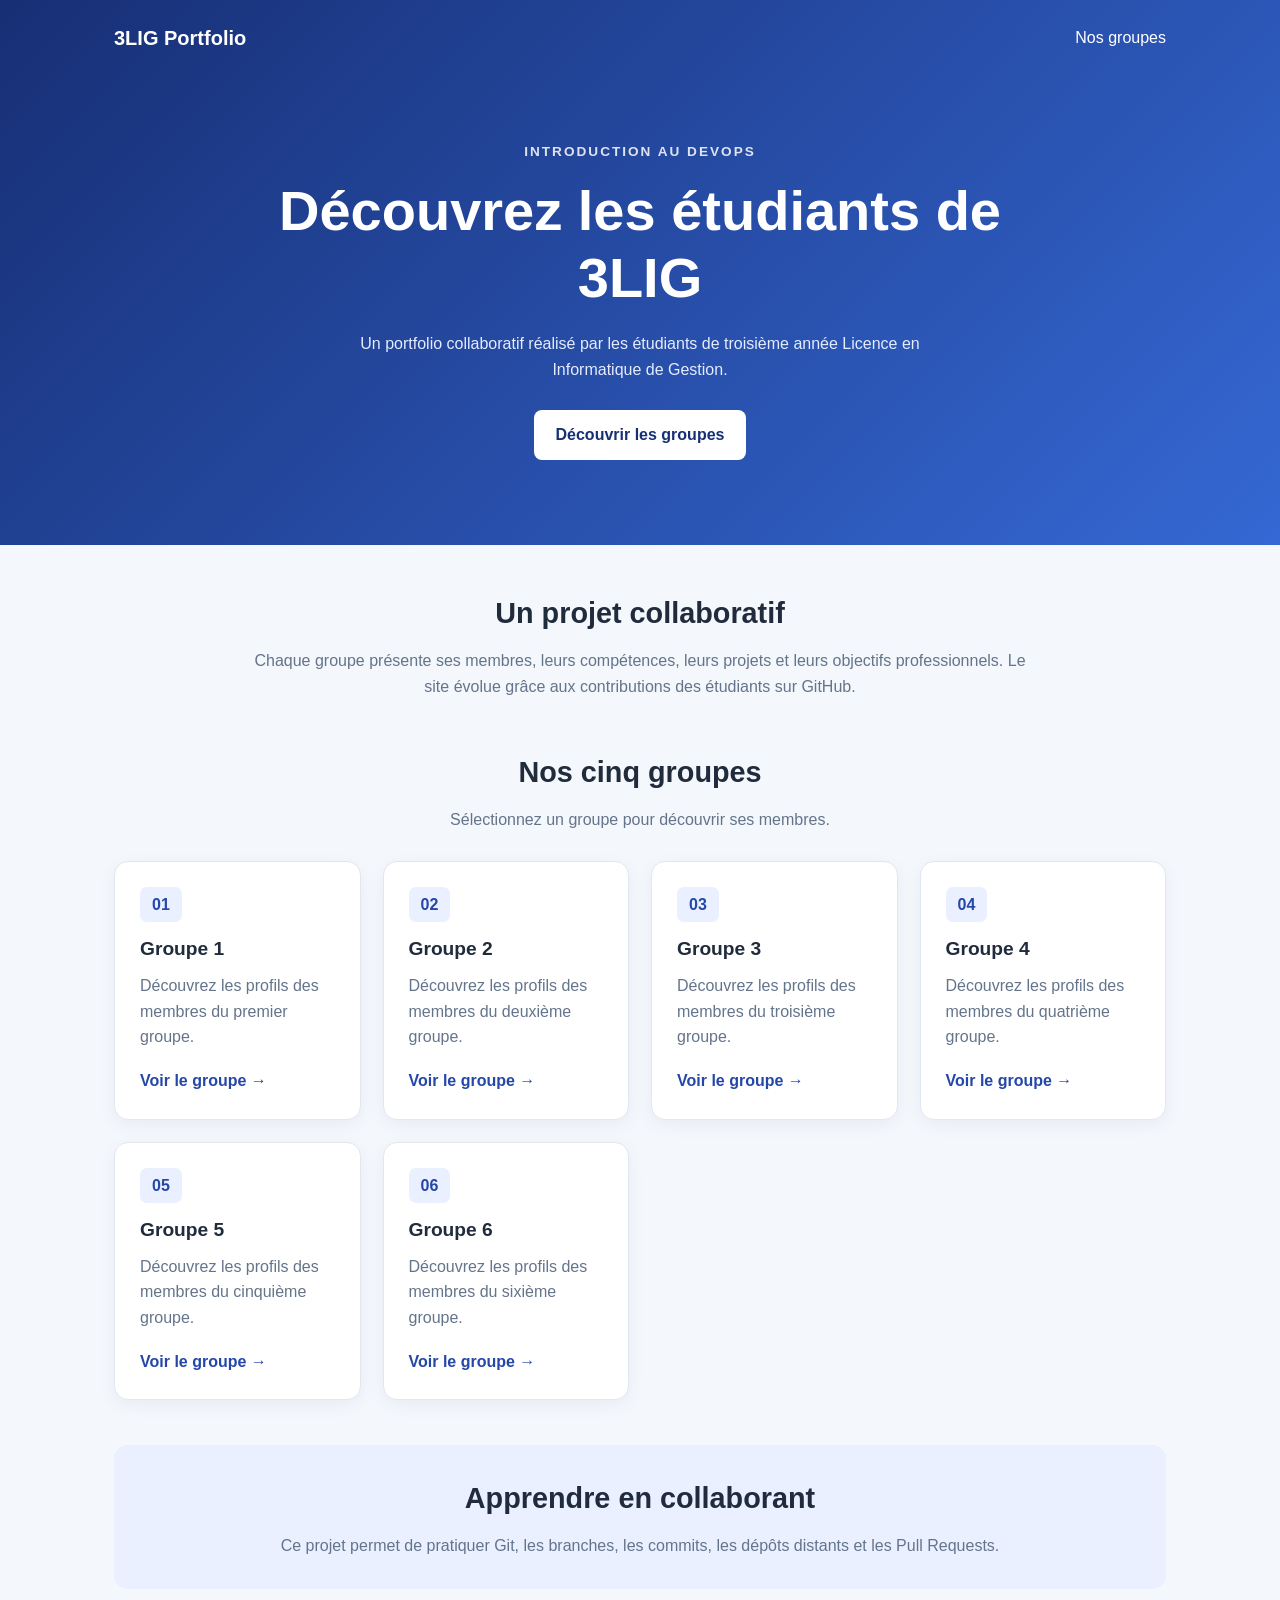
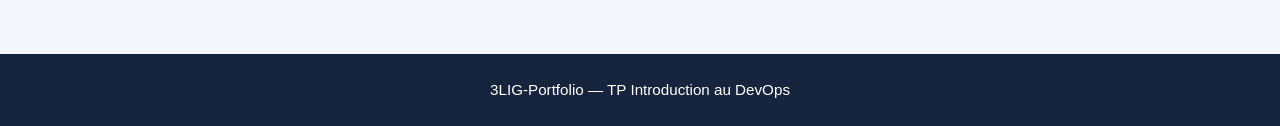
<file: index.html>
<!DOCTYPE html>
<html lang="fr">
<head>
    <meta charset="UTF-8">
    <meta name="viewport" content="width=device-width, initial-scale=1.0">
    <title>3LIG-Portfolio | Accueil</title>
    <link rel="stylesheet" href="css/styles.css">
</head>
<body>

    <header class="hero">
        <nav class="navbar">
            <a class="logo" href="index.html">3LIG Portfolio</a>
            <a class="nav-link" href="#groupes">Nos groupes</a>
        </nav>

        <div class="hero-content">
            <p class="eyebrow">Introduction au DevOps</p>
            <h1>Découvrez les étudiants de 3LIG</h1>
            <p>
                Un portfolio collaboratif réalisé par les étudiants de troisième
                année Licence en Informatique de Gestion.
            </p>
            <a class="button" href="#groupes">Découvrir les groupes</a>
        </div>
    </header>

    <main class="container">
        <section class="intro">
            <h2>Un projet collaboratif</h2>
            <p>
                Chaque groupe présente ses membres, leurs compétences,
                leurs projets et leurs objectifs professionnels.
                Le site évolue grâce aux contributions des étudiants sur GitHub.
            </p>
        </section>

        <section id="groupes" class="section">
            <h2>Nos cinq groupes</h2>
            <p class="section-description">
                Sélectionnez un groupe pour découvrir ses membres.
            </p>

            <div class="cards">
                <article class="card group-card">
                    <span class="group-number">01</span>
                    <h3>Groupe 1</h3>
                    <p>Découvrez les profils des membres du premier groupe.</p>
                    <a class="text-link" href="groupes/groupe1/index.html">
                        Voir le groupe →
                    </a>
                </article>

                <article class="card group-card">
                    <span class="group-number">02</span>
                    <h3>Groupe 2</h3>
                    <p>Découvrez les profils des membres du deuxième groupe.</p>
                    <a class="text-link" href="groupes/groupe2/index.html">
                        Voir le groupe →
                    </a>
                </article>

                <article class="card group-card">
                    <span class="group-number">03</span>
                    <h3>Groupe 3</h3>
                    <p>Découvrez les profils des membres du troisième groupe.</p>
                    <a class="text-link" href="groupes/groupe3/index.html">
                        Voir le groupe →
                    </a>
                </article>

                <article class="card group-card">
                    <span class="group-number">04</span>
                    <h3>Groupe 4</h3>
                    <p>Découvrez les profils des membres du quatrième groupe.</p>
                    <a class="text-link" href="groupes/groupe4/index.html">
                        Voir le groupe →
                    </a>
                </article>

                <article class="card group-card">
                    <span class="group-number">05</span>
                    <h3>Groupe 5</h3>
                    <p>Découvrez les profils des membres du cinquième groupe.</p>
                    <a class="text-link" href="groupes/groupe5/index.html">
                        Voir le groupe →
                    </a>
                </article>

                <article class="card group-card">
                    <span class="group-number">06</span>
                    <h3>Groupe 6</h3>
                    <p>Découvrez les profils des membres du sixième groupe.</p>
                    <a class="text-link" href="groupes/groupe6/index.html">
                        Voir le groupe →
                    </a>
                </article>
            </div>
        </section>

        <section class="callout">
            <h2>Apprendre en collaborant</h2>
            <p>
                Ce projet permet de pratiquer Git, les branches, les commits,
                les dépôts distants et les Pull Requests.
            </p>
        </section>
    </main>

    <footer class="footer">
        <p>3LIG-Portfolio — TP Introduction au DevOps</p>
    </footer>

</body>
</html>
</file>
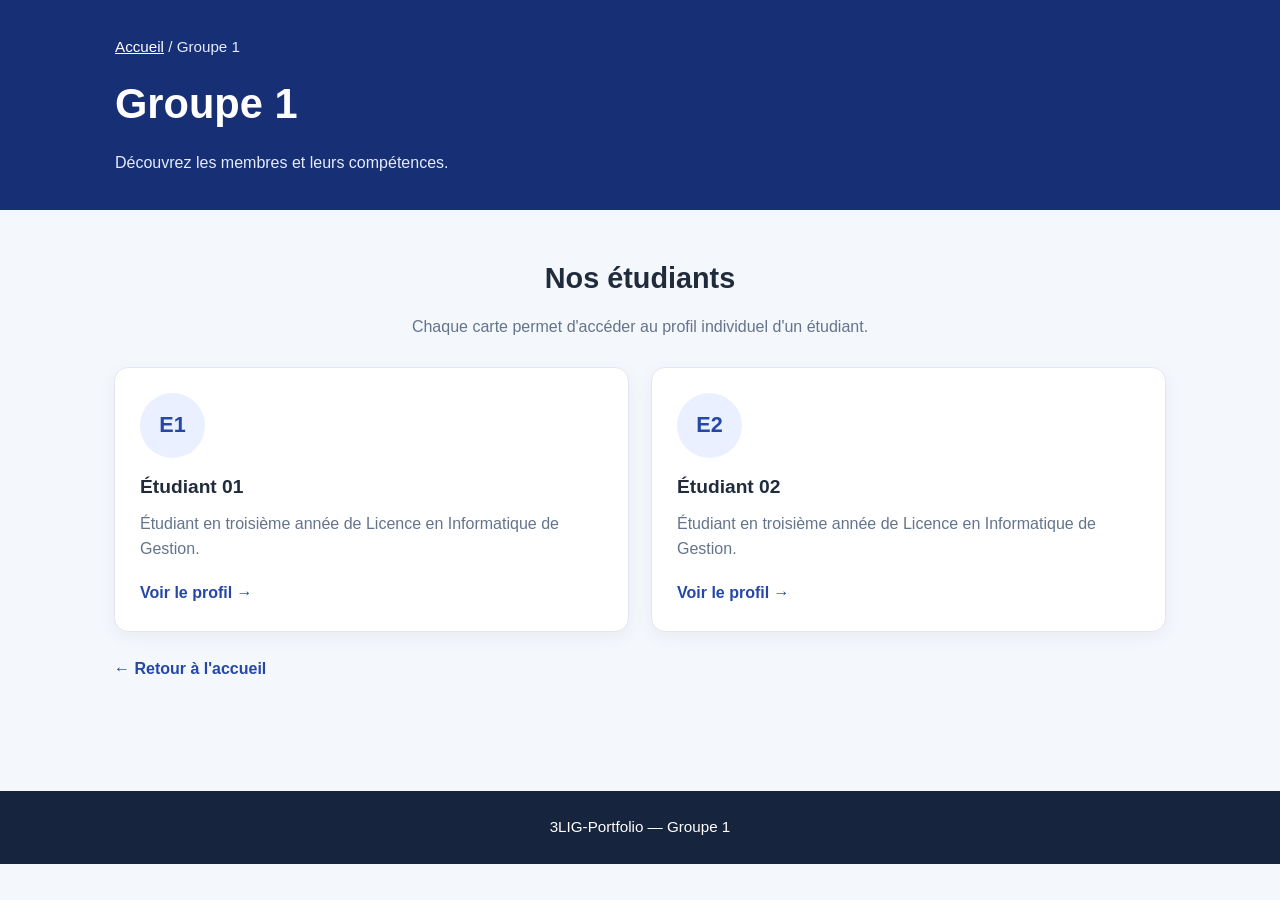
<file: groupes/groupe1/index.html>
<!DOCTYPE html>
<html lang="fr">
<head>
    <meta charset="UTF-8">
    <meta name="viewport" content="width=device-width, initial-scale=1.0">
    <title>Groupe 1 | 3LIG-Portfolio</title>
    <link rel="stylesheet" href="../../css/styles.css">
</head>
<body>

    <header class="page-header">
        <div class="header-inner">
            <p class="breadcrumb">
                <a href="../../index.html">Accueil</a> / Groupe 1
            </p>
            <h1>Groupe 1</h1>
            <p>Découvrez les membres et leurs compétences.</p>
        </div>
    </header>

    <main class="container">
        <section class="section">
            <h2>Nos étudiants</h2>
            <p class="section-description">
                Chaque carte permet d'accéder au profil individuel d'un étudiant.
            </p>

            <div class="cards">
                <article class="card">
                    <div class="profile-icon">E1</div>
                    <h3>Étudiant 01</h3>
                    <p>Étudiant en troisième année de Licence en Informatique de Gestion.</p>
                    <a class="text-link" href="students/etudiant-01.html">
                        Voir le profil →
                    </a>
                </article>

                <article class="card">
                    <div class="profile-icon">E2</div>
                    <h3>Étudiant 02</h3>
                    <p>Étudiant en troisième année de Licence en Informatique de Gestion.</p>
                    <a class="text-link" href="students/etudiant-02.html">
                        Voir le profil →
                    </a>
                </article>
            </div>

            <a class="back-link" href="../../index.html">
                ← Retour à l'accueil
            </a>
        </section>
    </main>

    <footer class="footer">
        <p>3LIG-Portfolio — Groupe 1</p>
    </footer>

</body>
</html>
</file>
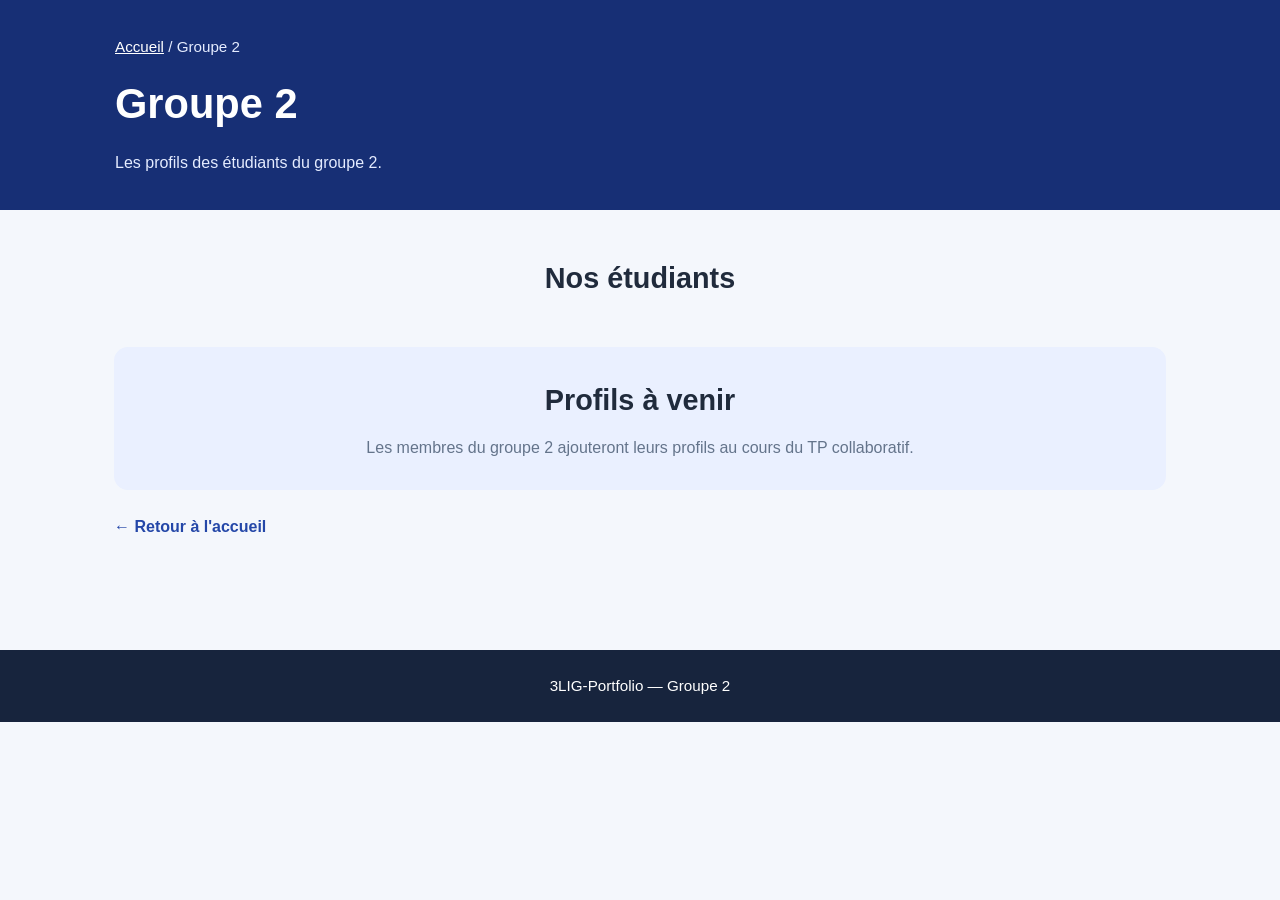
<file: groupes/groupe2/index.html>
<!DOCTYPE html>
<html lang="fr">
<head>
    <meta charset="UTF-8">
    <meta name="viewport" content="width=device-width, initial-scale=1.0">
    <title>Groupe 2 | 3LIG-Portfolio</title>
    <link rel="stylesheet" href="../../css/styles.css">
</head>
<body>

    <header class="page-header">
        <div class="header-inner">
            <p class="breadcrumb">
                <a href="../../index.html">Accueil</a> / Groupe 2
            </p>
            <h1>Groupe 2</h1>
            <p>Les profils des étudiants du groupe 2.</p>
        </div>
    </header>

    <main class="container">
        <section class="section">
            <h2>Nos étudiants</h2>
            <div class="callout">
                <h2>Profils à venir</h2>
                <p>
                    Les membres du groupe 2 ajouteront leurs profils
                    au cours du TP collaboratif.
                </p>
            </div>
            <a class="back-link" href="../../index.html">
                ← Retour à l'accueil
            </a>
        </section>
    </main>

    <footer class="footer">
        <p>3LIG-Portfolio — Groupe 2</p>
    </footer>

</body>
</html>
</file>
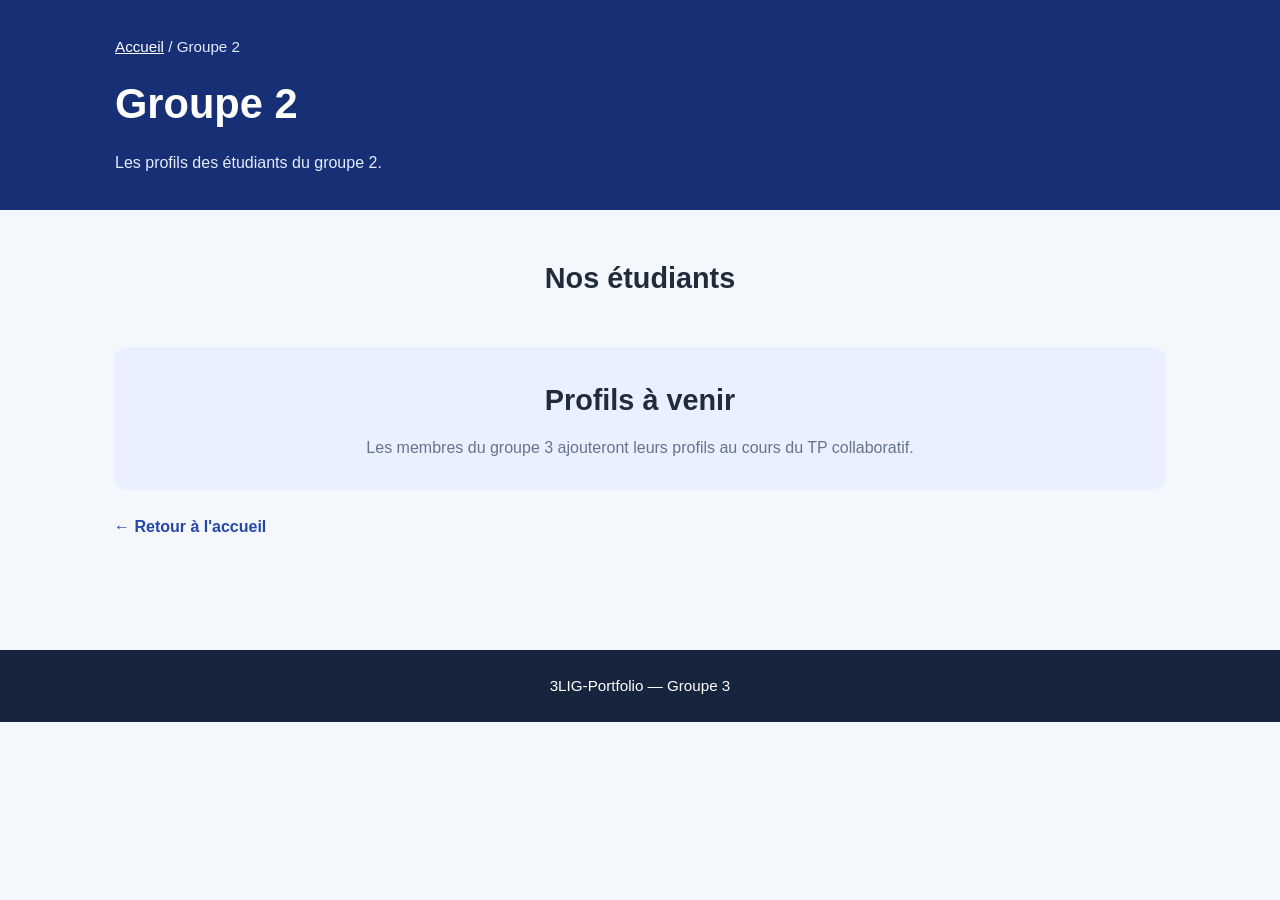
<file: groupes/groupe3/index.html>
<!DOCTYPE html>
<html lang="fr">
<head>
    <meta charset="UTF-8">
    <meta name="viewport" content="width=device-width, initial-scale=1.0">
    <title>Groupe 3 | 3LIG-Portfolio</title>
    <link rel="stylesheet" href="../../css/styles.css">
</head>
<body>

    <header class="page-header">
        <div class="header-inner">
            <p class="breadcrumb">
                <a href="../../index.html">Accueil</a> / Groupe 2
            </p>
            <h1>Groupe 2</h1>
            <p>Les profils des étudiants du groupe 2.</p>
        </div>
    </header>

    <main class="container">
        <section class="section">
            <h2>Nos étudiants</h2>
            <div class="callout">
                <h2>Profils à venir</h2>
                <p>
                    Les membres du groupe 3 ajouteront leurs profils
                    au cours du TP collaboratif.
                </p>
            </div>
            <a class="back-link" href="../../index.html">
                ← Retour à l'accueil
            </a>
        </section>
    </main>

    <footer class="footer">
        <p>3LIG-Portfolio — Groupe 3</p>
    </footer>

</body>
</html>
</file>
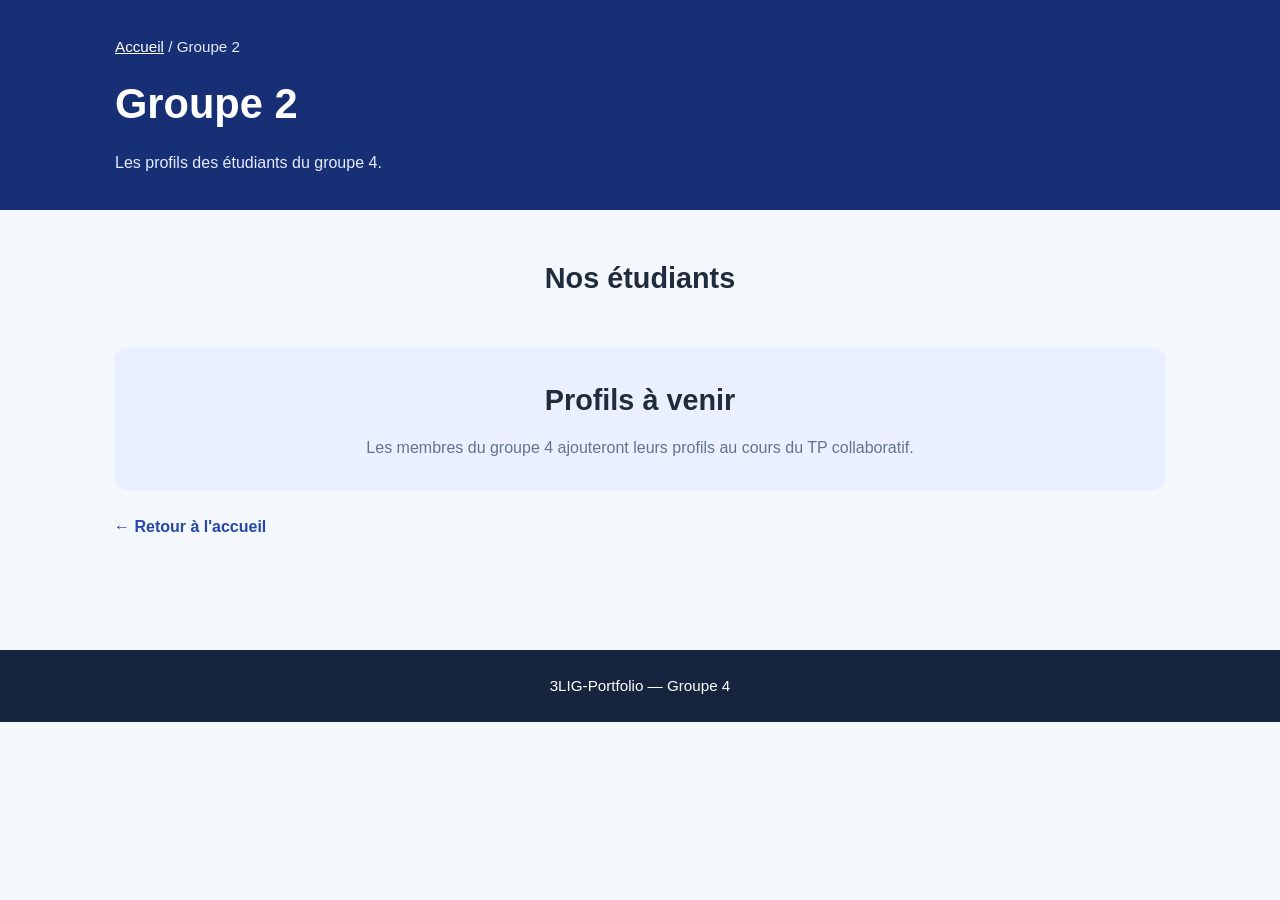
<file: groupes/groupe4/index.html>
<!DOCTYPE html>
<html lang="fr">
<head>
    <meta charset="UTF-8">
    <meta name="viewport" content="width=device-width, initial-scale=1.0">
    <title>Groupe 4 | 3LIG-Portfolio</title>
    <link rel="stylesheet" href="../../css/styles.css">
</head>
<body>

    <header class="page-header">
        <div class="header-inner">
            <p class="breadcrumb">
                <a href="../../index.html">Accueil</a> / Groupe 2
            </p>
            <h1>Groupe 2</h1>
            <p>Les profils des étudiants du groupe 4.</p>
        </div>
    </header>

    <main class="container">
        <section class="section">
            <h2>Nos étudiants</h2>
            <div class="callout">
                <h2>Profils à venir</h2>
                <p>
                    Les membres du groupe 4 ajouteront leurs profils
                    au cours du TP collaboratif.
                </p>
            </div>
            <a class="back-link" href="../../index.html">
                ← Retour à l'accueil
            </a>
        </section>
    </main>

    <footer class="footer">
        <p>3LIG-Portfolio — Groupe 4</p>
    </footer>

</body>
</html>
</file>
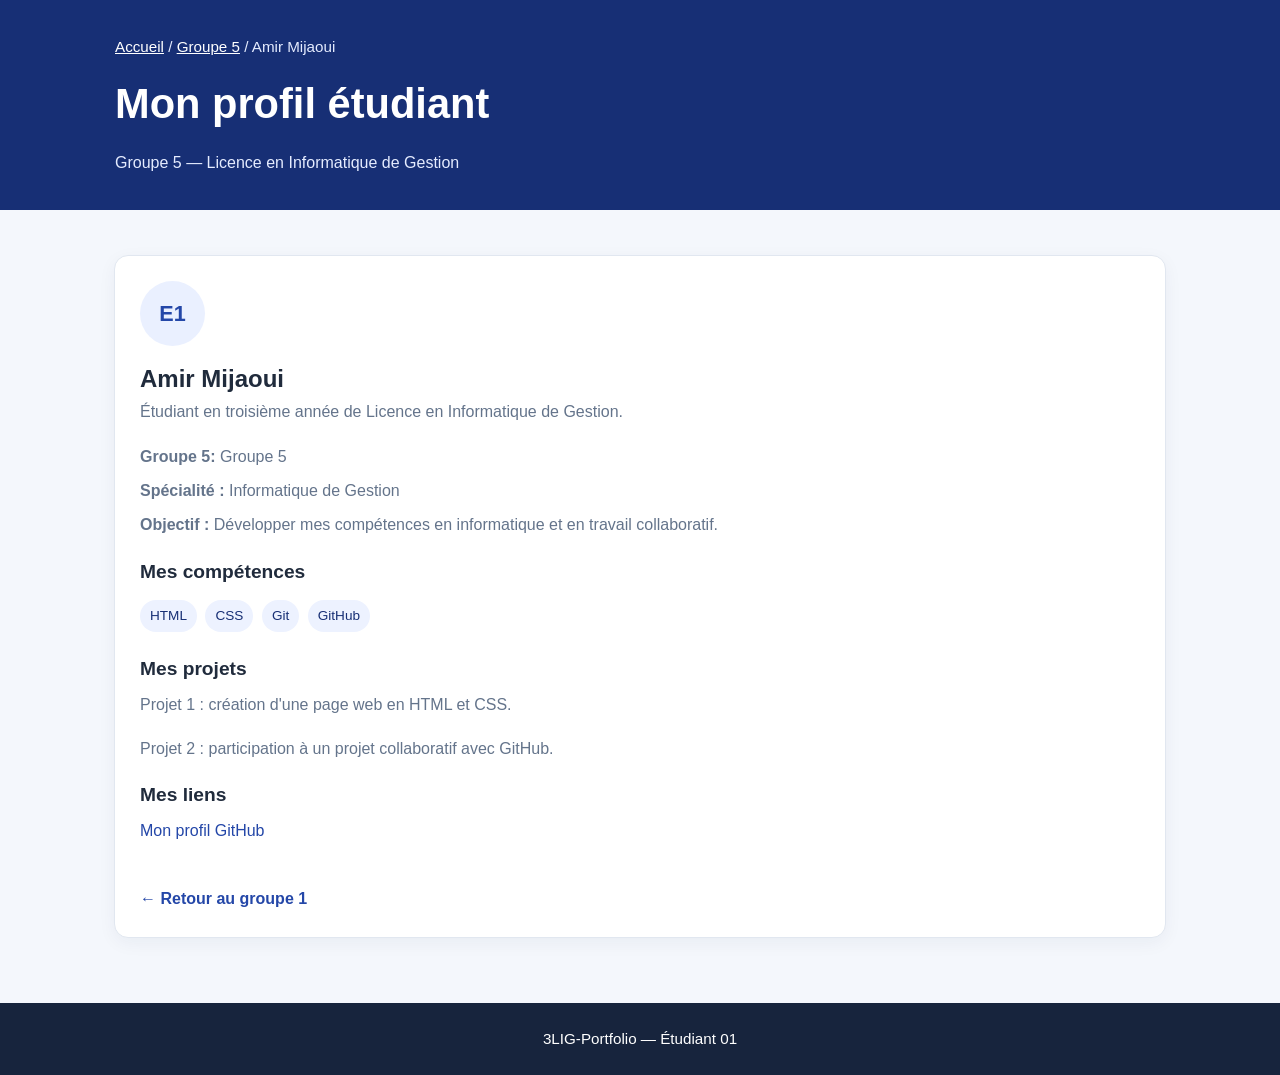
<file: groupes/groupe5/index.html>
<!DOCTYPE html>
<html lang="fr">
<head>
    <meta charset="UTF-8">
    <meta name="viewport" content="width=device-width, initial-scale=1.0">
    <title>Profil Étudiant 01 | 3LIG-Portfolio</title>
    <link rel="stylesheet" href="../../../css/styles.css">
</head>
<body>

    <header class="page-header">
        <div class="header-inner">
            <p class="breadcrumb">
                <a href="../../../index.html">Accueil</a> /
                <a href="../index.html">Groupe 5</a> /
                Amir Mijaoui
            </p>
            <h1>Mon profil étudiant</h1>
            <p>Groupe 5 — Licence en Informatique de Gestion</p>
        </div>
    </header>

    <main class="container">
        <section class="card">
            <div class="profile-icon">E1</div>
            <h2>Amir Mijaoui</h2>
            <p>Étudiant en troisième année de Licence en Informatique de Gestion.</p>

            <div class="profile-details">
                <p><strong>Groupe 5:</strong> Groupe 5</p>
                <p><strong>Spécialité :</strong> Informatique de Gestion</p>
                <p><strong>Objectif :</strong> Développer mes compétences en informatique et en travail collaboratif.</p>
            </div>

            <h3>Mes compétences</h3>
            <p>
                <span class="tag">HTML</span>
                <span class="tag">CSS</span>
                <span class="tag">Git</span>
                <span class="tag">GitHub</span>
            </p>

            <h3>Mes projets</h3>
            <p>
                Projet 1 : création d'une page web en HTML et CSS.
            </p>
            <p>
                Projet 2 : participation à un projet collaboratif avec GitHub.
            </p>

            <h3>Mes liens</h3>
            <p>
                <a href="https://github.com/" target="_blank" rel="noopener noreferrer">
                    Mon profil GitHub
                </a>
            </p>

            <a class="back-link" href="../index.html">
                ← Retour au groupe 1
            </a>
        </section>
    </main>

    <footer class="footer">
        <p>3LIG-Portfolio — Étudiant 01</p>
    </footer>

</body>
</html>
</file>
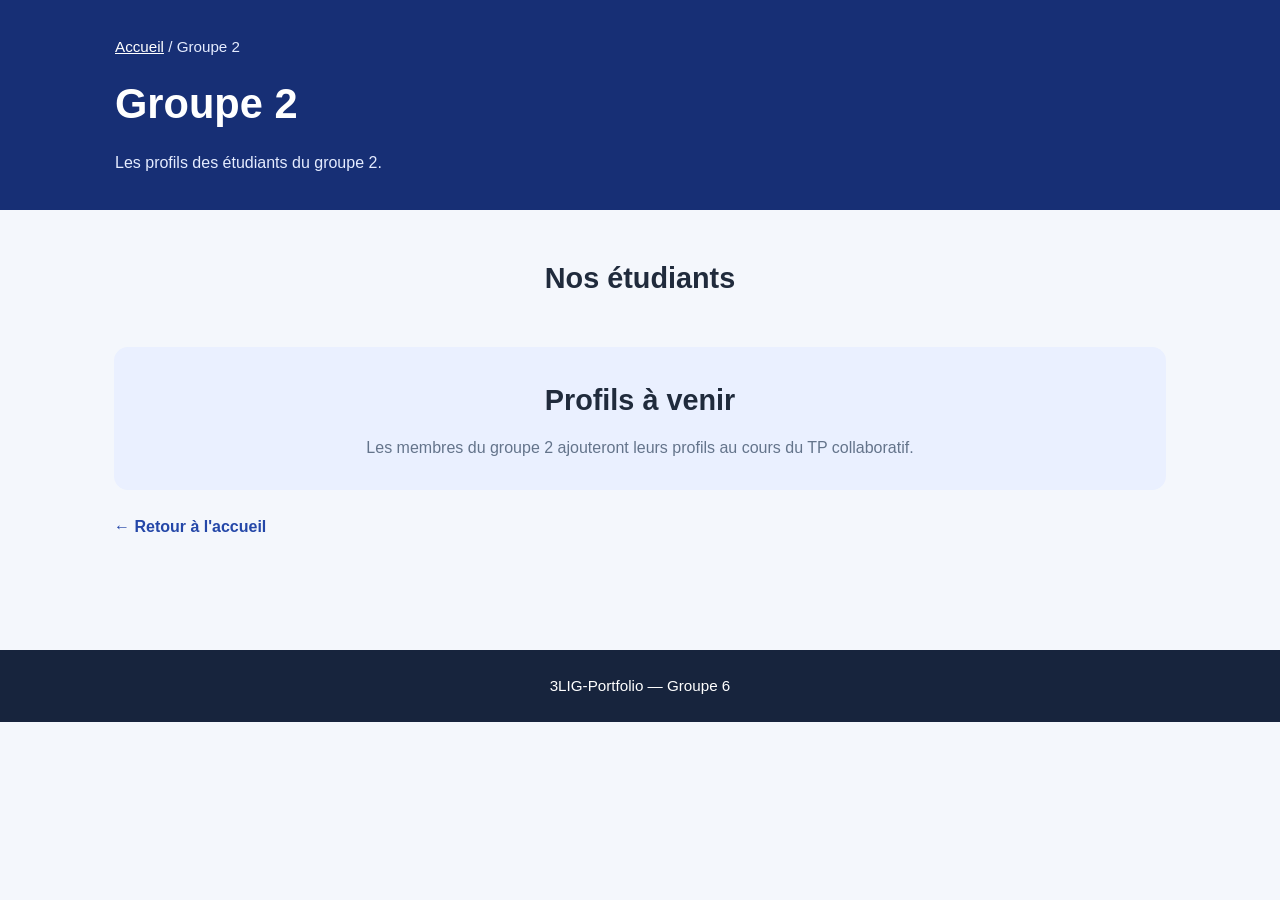
<file: groupes/groupe6/index.html>
<!DOCTYPE html>
<html lang="fr">
<head>
    <meta charset="UTF-8">
    <meta name="viewport" content="width=device-width, initial-scale=1.0">
    <title>Groupe 6 | 3LIG-Portfolio</title>
    <link rel="stylesheet" href="../../css/styles.css">
</head>
<body>

    <header class="page-header">
        <div class="header-inner">
            <p class="breadcrumb">
                <a href="../../index.html">Accueil</a> / Groupe 2
            </p>
            <h1>Groupe 2</h1>
            <p>Les profils des étudiants du groupe 2.</p>
        </div>
    </header>

    <main class="container">
        <section class="section">
            <h2>Nos étudiants</h2>
            <div class="callout">
                <h2>Profils à venir</h2>
                <p>
                    Les membres du groupe 2 ajouteront leurs profils
                    au cours du TP collaboratif.
                </p>
            </div>
            <a class="back-link" href="../../index.html">
                ← Retour à l'accueil
            </a>
        </section>
    </main>

    <footer class="footer">
        <p>3LIG-Portfolio — Groupe 6</p>
    </footer>

</body>
</html>
</file>
<file: css/styles.css>
/* ===== Réinitialisation ===== */
* {
    box-sizing: border-box;
    margin: 0;
    padding: 0;
}

:root {
    --primary: #2447a8;
    --primary-dark: #172f75;
    --background: #f4f7fc;
    --surface: #ffffff;
    --text: #202b3c;
    --muted: #64748b;
    --border: #e1e7f0;
}

html {
    scroll-behavior: smooth;
}

body {
    font-family: Arial, Helvetica, sans-serif;
    background: var(--background);
    color: var(--text);
    line-height: 1.6;
}

a {
    color: var(--primary);
    text-decoration: none;
}

a:hover {
    text-decoration: underline;
}

/* ===== En-tête et navigation ===== */
.hero {
    background: linear-gradient(135deg, #172f75, #3568d4);
    color: white;
    padding-bottom: 65px;
}

.navbar {
    max-width: 1100px;
    margin: auto;
    padding: 22px 24px;
    display: flex;
    justify-content: space-between;
    align-items: center;
    gap: 20px;
}

.logo {
    color: white;
    font-size: 1.25rem;
    font-weight: bold;
}

.nav-link {
    color: white;
}

.hero-content {
    max-width: 850px;
    margin: auto;
    padding: 65px 24px 20px;
    text-align: center;
}

.eyebrow {
    text-transform: uppercase;
    letter-spacing: 2px;
    font-size: 0.85rem;
    font-weight: bold;
    margin-bottom: 14px;
    opacity: 0.85;
}

.hero h1 {
    font-size: clamp(2rem, 5vw, 3.5rem);
    line-height: 1.2;
    margin-bottom: 20px;
}

.hero-content > p:not(.eyebrow) {
    max-width: 650px;
    margin: 0 auto 28px;
    color: #e5ecff;
}

/* ===== Boutons ===== */
.button {
    display: inline-block;
    background: white;
    color: var(--primary-dark);
    padding: 12px 22px;
    border-radius: 8px;
    font-weight: bold;
}

.button:hover {
    background: #eaf0ff;
    text-decoration: none;
}

/* ===== Contenu principal ===== */
.container {
    max-width: 1100px;
    margin: auto;
    padding: 45px 24px;
}

.intro {
    text-align: center;
    max-width: 780px;
    margin: 0 auto 50px;
}

.intro h2,
.section h2,
.callout h2 {
    font-size: 1.8rem;
    margin-bottom: 12px;
}

.intro p,
.section-description {
    color: var(--muted);
}

.section {
    margin-bottom: 45px;
}

.section > h2,
.section-description {
    text-align: center;
}

.section-description {
    margin-bottom: 28px;
}

/* ===== Grille de cartes ===== */
.cards {
    display: grid;
    grid-template-columns: repeat(auto-fit, minmax(230px, 1fr));
    gap: 22px;
    margin-top: 25px;
}

.card {
    background: var(--surface);
    border: 1px solid var(--border);
    border-radius: 14px;
    padding: 25px;
    box-shadow: 0 5px 18px rgba(25, 45, 85, 0.05);
}

.card h3 {
    margin: 12px 0 8px;
    font-size: 1.2rem;
}

.card p {
    color: var(--muted);
    margin-bottom: 18px;
}

.group-number {
    display: inline-block;
    color: var(--primary);
    background: #eaf0ff;
    padding: 5px 12px;
    border-radius: 7px;
    font-weight: bold;
}

.text-link {
    font-weight: bold;
}

/* ===== Pages de groupe et profils ===== */
.page-header {
    background: var(--primary-dark);
    color: white;
    padding: 35px 24px;
}

.page-header .header-inner {
    max-width: 1050px;
    margin: auto;
}

.page-header h1 {
    margin: 12px 0;
    font-size: clamp(1.8rem, 4vw, 2.6rem);
}

.page-header p {
    color: #e5ecff;
}

.breadcrumb {
    color: #e5ecff;
    font-size: 0.95rem;
}

.breadcrumb a {
    color: white;
    text-decoration: underline;
}

.profile-icon {
    width: 65px;
    height: 65px;
    border-radius: 50%;
    display: grid;
    place-items: center;
    background: #eaf0ff;
    color: var(--primary);
    font-size: 1.35rem;
    font-weight: bold;
    margin-bottom: 14px;
}

.profile-details {
    margin: 20px 0;
}

.profile-details p {
    margin-bottom: 8px;
}

.tag {
    display: inline-block;
    background: #edf2ff;
    color: var(--primary-dark);
    padding: 5px 10px;
    border-radius: 20px;
    margin: 4px 4px 4px 0;
    font-size: 0.85rem;
}

.back-link {
    display: inline-block;
    margin-top: 24px;
    font-weight: bold;
}

.callout {
    background: #eaf0ff;
    border-radius: 14px;
    padding: 30px;
    text-align: center;
    margin-top: 45px;
}

.callout p {
    color: var(--muted);
}

/* ===== Pied de page ===== */
.footer {
    background: #17243d;
    color: white;
    text-align: center;
    padding: 24px;
    margin-top: 20px;
}

.footer p {
    font-size: 0.95rem;
}

/* ===== Adaptation mobile ===== */
@media (max-width: 600px) {
    .navbar {
        padding: 18px;
        flex-wrap: wrap;
    }

    .hero-content {
        padding-top: 40px;
    }

    .container {
        padding: 30px 18px;
    }

    .cards {
        grid-template-columns: 1fr;
    }

    .callout {
        padding: 22px;
    }
}
</file>
